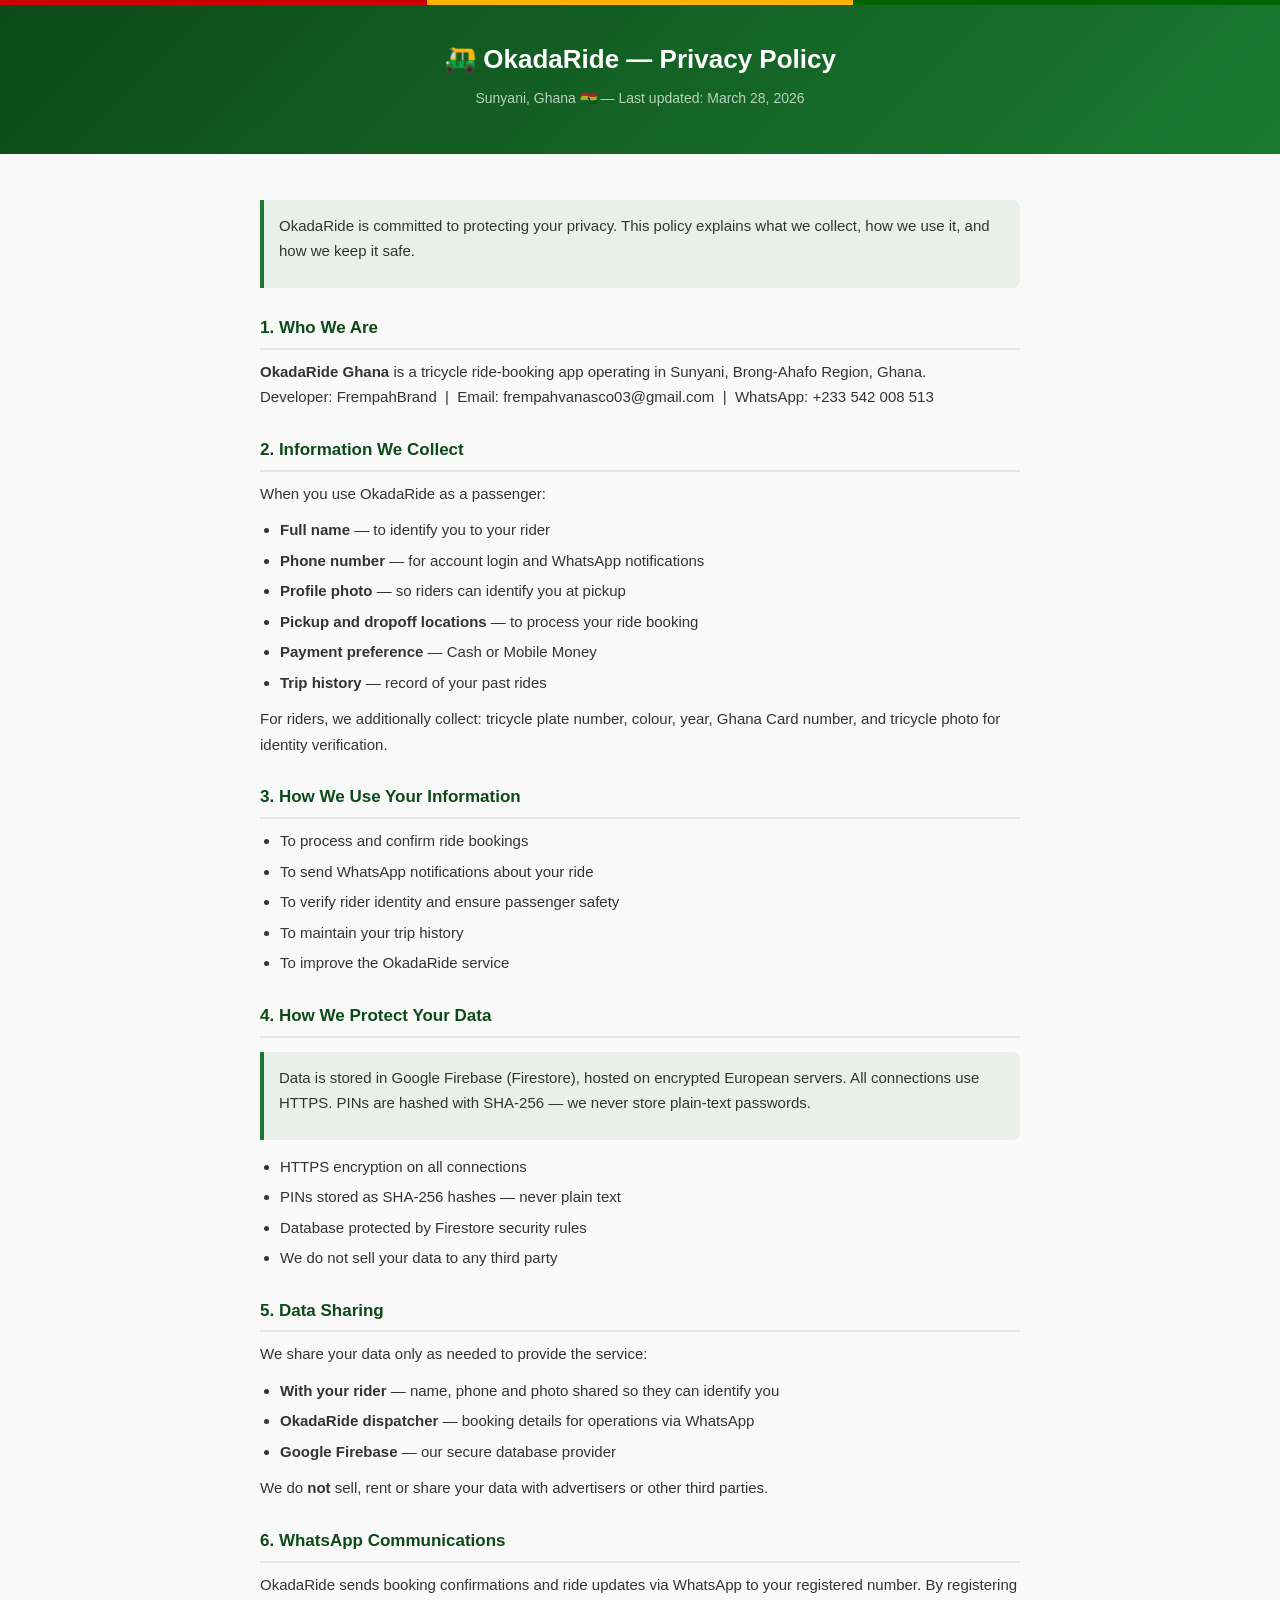
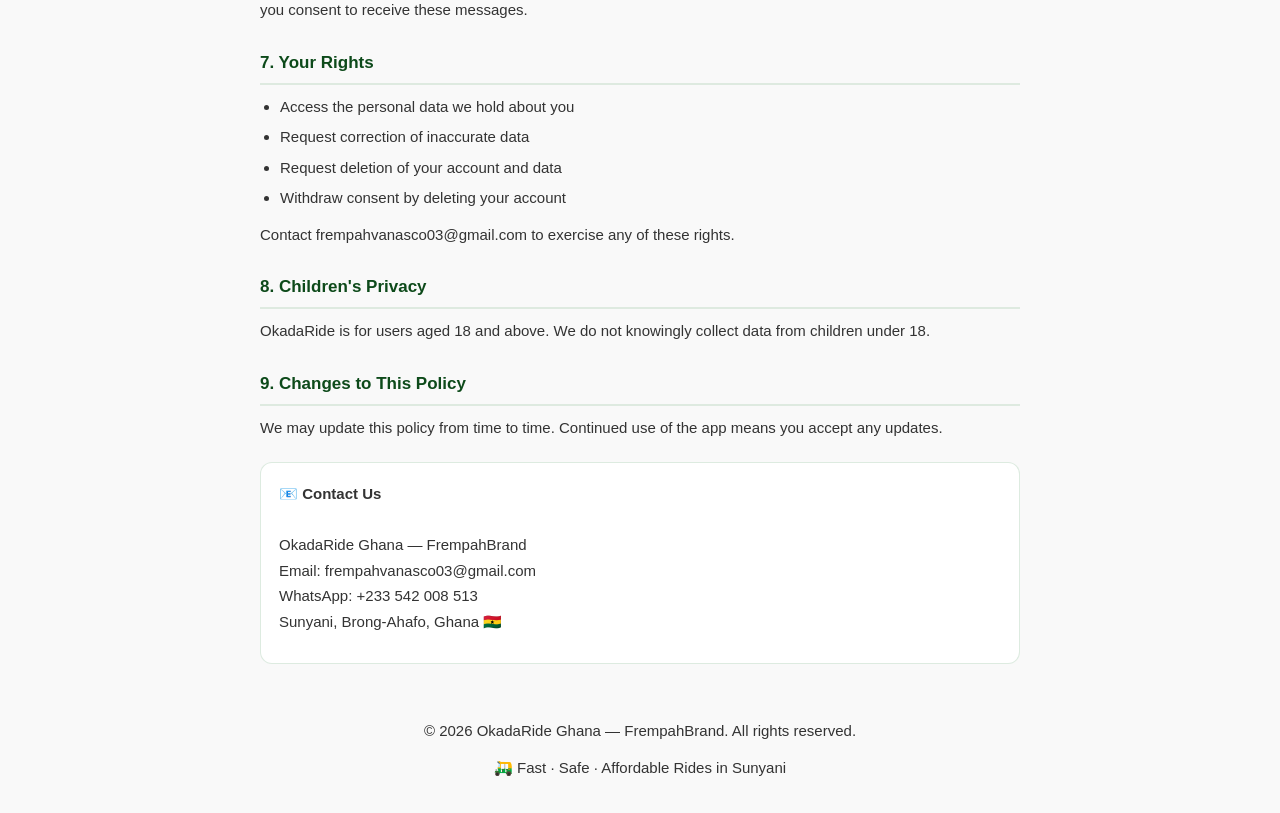
<file: privacy.html>
<!DOCTYPE html>
<html lang="en">
<head>
<meta charset="UTF-8"/>
<meta name="viewport" content="width=device-width,initial-scale=1.0"/>
<title>OkadaRide — Privacy Policy</title>
<style>
*{box-sizing:border-box;margin:0;padding:0}
body{font-family:'Segoe UI',Arial,sans-serif;background:#f9f9f9;color:#222;line-height:1.7}
.hdr{background:linear-gradient(135deg,#0D4A1A,#1B7A2F);padding:32px 24px;text-align:center}
.hdr h1{color:#fff;font-size:26px;font-weight:900;margin-bottom:6px}
.hdr p{color:rgba(255,255,255,.7);font-size:14px}
.stripe{height:5px;display:flex}
.wrap{max-width:800px;margin:0 auto;padding:32px 20px}
h2{color:#0D4A1A;font-size:17px;font-weight:800;margin:26px 0 9px;padding-bottom:5px;border-bottom:2px solid rgba(27,122,47,.12)}
p{margin-bottom:11px;font-size:15px;color:#333}
ul{margin:6px 0 11px 20px}
li{margin-bottom:5px;font-size:15px;color:#333}
.box{background:rgba(27,122,47,.07);border-left:4px solid #1B7A2F;padding:13px 15px;border-radius:0 8px 8px 0;margin:14px 0}
.contact{background:#fff;border-radius:12px;padding:18px;border:1.5px solid rgba(27,122,47,.15);margin-top:22px}
.footer{text-align:center;padding:22px;color:#85A88C;font-size:13px}
</style>
</head>
<body>
<div class="stripe"><div style="background:#CC0000;flex:1"></div><div style="background:#FFB300;flex:1"></div><div style="background:#006400;flex:1"></div></div>
<div class="hdr"><h1>🛺 OkadaRide — Privacy Policy</h1><p>Sunyani, Ghana 🇬🇭 — Last updated: March 28, 2026</p></div>
<div class="wrap">
<div class="box"><p>OkadaRide is committed to protecting your privacy. This policy explains what we collect, how we use it, and how we keep it safe.</p></div>

<h2>1. Who We Are</h2>
<p><strong>OkadaRide Ghana</strong> is a tricycle ride-booking app operating in Sunyani, Brong-Ahafo Region, Ghana.<br/>
Developer: FrempahBrand &nbsp;|&nbsp; Email: frempahvanasco03@gmail.com &nbsp;|&nbsp; WhatsApp: +233 542 008 513</p>

<h2>2. Information We Collect</h2>
<p>When you use OkadaRide as a passenger:</p>
<ul>
<li><strong>Full name</strong> — to identify you to your rider</li>
<li><strong>Phone number</strong> — for account login and WhatsApp notifications</li>
<li><strong>Profile photo</strong> — so riders can identify you at pickup</li>
<li><strong>Pickup and dropoff locations</strong> — to process your ride booking</li>
<li><strong>Payment preference</strong> — Cash or Mobile Money</li>
<li><strong>Trip history</strong> — record of your past rides</li>
</ul>
<p>For riders, we additionally collect: tricycle plate number, colour, year, Ghana Card number, and tricycle photo for identity verification.</p>

<h2>3. How We Use Your Information</h2>
<ul>
<li>To process and confirm ride bookings</li>
<li>To send WhatsApp notifications about your ride</li>
<li>To verify rider identity and ensure passenger safety</li>
<li>To maintain your trip history</li>
<li>To improve the OkadaRide service</li>
</ul>

<h2>4. How We Protect Your Data</h2>
<div class="box"><p>Data is stored in Google Firebase (Firestore), hosted on encrypted European servers. All connections use HTTPS. PINs are hashed with SHA-256 — we never store plain-text passwords.</p></div>
<ul>
<li>HTTPS encryption on all connections</li>
<li>PINs stored as SHA-256 hashes — never plain text</li>
<li>Database protected by Firestore security rules</li>
<li>We do not sell your data to any third party</li>
</ul>

<h2>5. Data Sharing</h2>
<p>We share your data only as needed to provide the service:</p>
<ul>
<li><strong>With your rider</strong> — name, phone and photo shared so they can identify you</li>
<li><strong>OkadaRide dispatcher</strong> — booking details for operations via WhatsApp</li>
<li><strong>Google Firebase</strong> — our secure database provider</li>
</ul>
<p>We do <strong>not</strong> sell, rent or share your data with advertisers or other third parties.</p>

<h2>6. WhatsApp Communications</h2>
<p>OkadaRide sends booking confirmations and ride updates via WhatsApp to your registered number. By registering you consent to receive these messages.</p>

<h2>7. Your Rights</h2>
<ul>
<li>Access the personal data we hold about you</li>
<li>Request correction of inaccurate data</li>
<li>Request deletion of your account and data</li>
<li>Withdraw consent by deleting your account</li>
</ul>
<p>Contact frempahvanasco03@gmail.com to exercise any of these rights.</p>

<h2>8. Children's Privacy</h2>
<p>OkadaRide is for users aged 18 and above. We do not knowingly collect data from children under 18.</p>

<h2>9. Changes to This Policy</h2>
<p>We may update this policy from time to time. Continued use of the app means you accept any updates.</p>

<div class="contact">
<p><strong>📧 Contact Us</strong><br/><br/>
OkadaRide Ghana — FrempahBrand<br/>
Email: frempahvanasco03@gmail.com<br/>
WhatsApp: +233 542 008 513<br/>
Sunyani, Brong-Ahafo, Ghana 🇬🇭</p>
</div>
</div>
<div class="footer"><p>© 2026 OkadaRide Ghana — FrempahBrand. All rights reserved.</p><p style="margin-top:5px">🛺 Fast · Safe · Affordable Rides in Sunyani</p></div>
</body>
</html>
</file>
